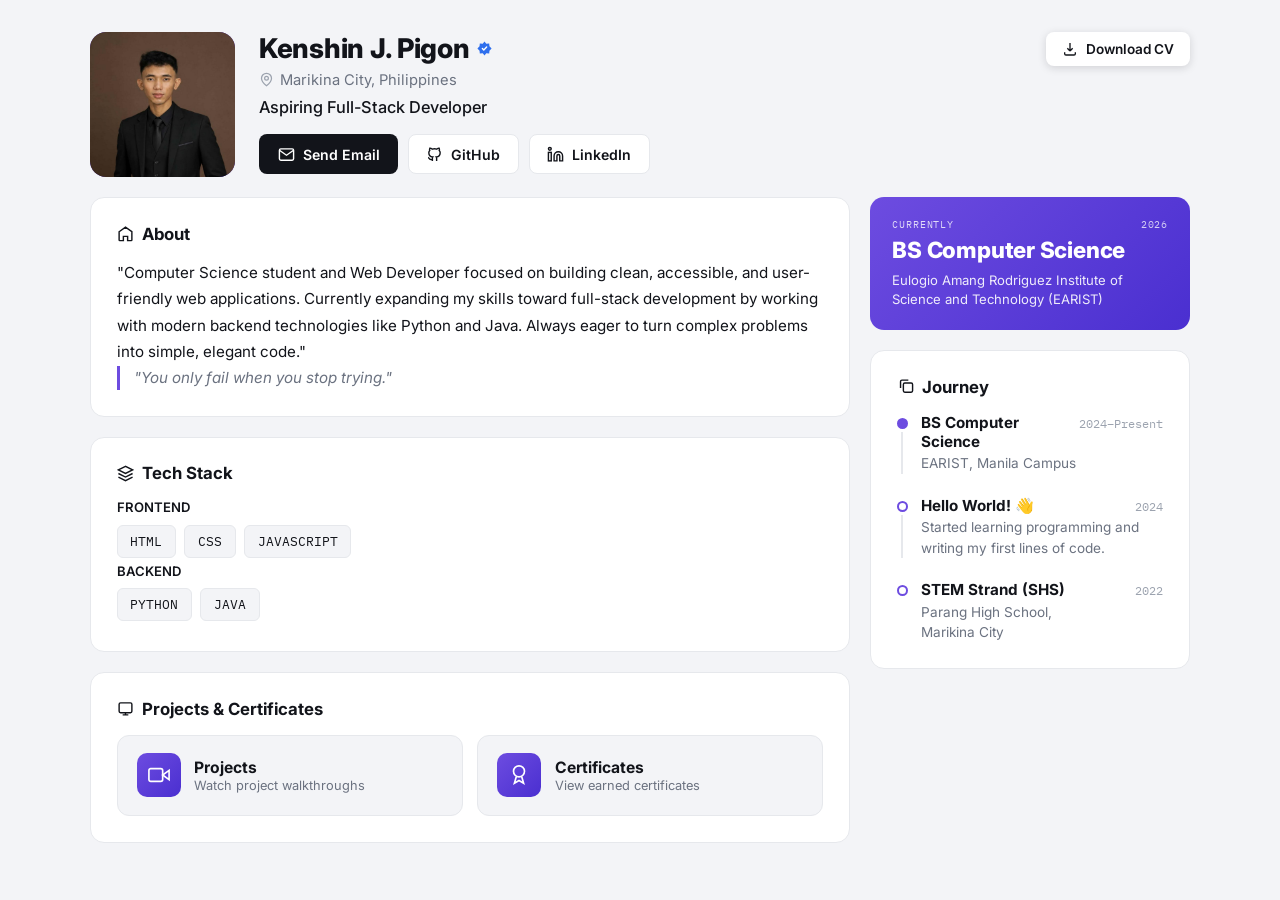
<file: index.html>
<!DOCTYPE html>
<html lang="en">
<head>
<meta charset="UTF-8" />
<meta name="viewport" content="width=device-width, initial-scale=1.0" />
<title>BlackDev</title>
<meta name="description" content="Portfolio of Kenshin J. Pigon, a frontend developer and Computer Science student based in Marikina City, Philippines, showcasing projects, certificates, and tech stack." />
<meta property="og:title" content="Kenshin J. Pigon — Front-end Developer" />
<meta property="og:description" content="Frontend developer and CS student based in Marikina City, Philippines. Explore my projects, certificates, and tech stack." />
<meta property="og:type" content="website" />
<link rel="icon" href="images/myself.jpg">
<link href="https://fonts.googleapis.com/css2?family=Inter:wght@400;500;600;700;800&family=IBM+Plex+Mono:wght@400;500&display=swap" rel="stylesheet" />
<link rel="stylesheet" href="style.css" />
</head>
<body>

<div class="page">

  <!-- TOP HEADER -->
  <header class="header" style="background: transparent; padding: 0;">
    <a href="cv/Kenshin-Pigon-CV.pdf" class="cv-download-btn" download>
      <svg width="16" height="16" viewBox="0 0 24 24" fill="none" stroke="#12141A" stroke-width="2" aria-hidden="true"><path d="M12 3v12m0 0 4-4m-4 4-4-4"/><path d="M4 17v2a2 2 0 0 0 2 2h12a2 2 0 0 0 2-2v-2"/></svg>
      Download CV
    </a>

    <div class="photo"><img src="images/myself.jpg" alt="Kenshin J. Pigon" style="width:100%;height:100%;object-fit:cover;border-radius:16px;" /></div>

    <div class="header-id">
      <h1 class="name">
        Kenshin J. Pigon
        <svg class="icon" viewBox="0 0 24 24" fill="#2F6FED" aria-hidden="true"><path d="M12 2 14.5 5.2 18.6 4.8 19 8.9 22 12l-3 3.1-.4 4.1-4.1-.4L12 22l-2.5-3.2-4.1.4-.4-4.1L2 12l3-3.1.4-4.1 4.1.4Z"/><path d="M9 12l2 2 4-4" stroke="#fff" stroke-width="2" fill="none" stroke-linecap="round" stroke-linejoin="round"/></svg>
      </h1>
      <div class="location">
        <svg class="icon" viewBox="0 0 24 24" fill="none" stroke="#9CA3AF" stroke-width="2" style="width:15px;height:15px" aria-hidden="true"><path d="M20 10c0 6-8 12-8 12s-8-6-8-12a8 8 0 0 1 16 0Z"/><circle cx="12" cy="10" r="3"/></svg>
        Marikina City, Philippines
      </div>
      <div class="role-line">Aspiring Full-Stack Developer<!--<span class="sep">|</span>--></div>

      <div class="btn-row">
        <a href="mailto:pigonkenshin@gmail.com" class="btn btn-primary">
          <svg class="icon" viewBox="0 0 24 24" fill="none" stroke="#fff" stroke-width="2" aria-hidden="true"><rect x="2" y="4" width="20" height="16" rx="2"/><path d="m2 6 10 7 10-7"/></svg>
          Send Email
        </a>
        <a href="https://github.com/BlackDev9" class="btn btn-outline" target="_blank">
          <svg class="icon" viewBox="0 0 24 24" fill="none" stroke="#12141A" stroke-width="2" aria-hidden="true"><path d="M9 19c-4.3 1.4-4.3-2.5-6-3m12 5v-3.5c0-1 .1-1.4-.5-2 2.8-.3 5.5-1.4 5.5-6a4.6 4.6 0 0 0-1.3-3.2 4.2 4.2 0 0 0-.1-3.2s-1.1-.3-3.5 1.3a12.3 12.3 0 0 0-6.2 0C6.5 2.8 5.4 3.1 5.4 3.1a4.2 4.2 0 0 0-.1 3.2A4.6 4.6 0 0 0 4 9.5c0 4.6 2.7 5.7 5.5 6-.6.6-.6 1.2-.5 2V21"/></svg>
          GitHub
        </a>
        <a href="https://www.linkedin.com/in/kenshin-pigon-834862398/" class="btn btn-outline" target="_blank">
          <svg class="icon" viewBox="0 0 24 24" fill="none" stroke="#12141A" stroke-width="2" aria-hidden="true"><path d="M16 8a6 6 0 0 1 6 6v7h-4v-7a2 2 0 0 0-4 0v7h-4v-7a6 6 0 0 1 6-6Z"/><rect x="2" y="9" width="4" height="12"/><circle cx="4" cy="4" r="2"/></svg>
          LinkedIn
        </a>
      </div>
    </div>
  </header>

  <!-- BODY -->
  <div class="body">

    <!-- MAIN (left, wide) -->
    <div class="main">

      <section class="card card-pad">
        <h2>
          <svg class="icon" viewBox="0 0 24 24" fill="none" stroke="#12141A" stroke-width="2" aria-hidden="true"><path d="M3 9.5 12 3l9 6.5V21a1 1 0 0 1-1 1h-5v-6H9v6H4a1 1 0 0 1-1-1Z"/></svg>
          About
        </h2>
        <p>"Computer Science student and Web Developer focused on building clean, accessible, and user-friendly web applications. Currently expanding my skills toward full-stack development by working with modern backend technologies like Python and Java. Always eager to turn complex problems into simple, elegant code."</p>
        <blockquote>"You only fail when you stop trying."</blockquote>
      </section>

      <section class="card card-pad">
        <h2>
          <svg class="icon" viewBox="0 0 24 24" fill="none" stroke="#12141A" stroke-width="2" aria-hidden="true"><path d="M12 2 2 7l10 5 10-5-10-5Z"/><path d="M2 17l10 5 10-5M2 12l10 5 10-5"/></svg>
          Tech Stack
        </h2>
        <div class="stack-group">
          <div class="stack-label">FRONTEND</div>
          <div class="pills">
            <span class="pill">HTML</span>
            <span class="pill">CSS</span>
            <span class="pill">JAVASCRIPT</span>
          </div>
          <div class="stack-label">BACKEND</div>
          <div class="pills">
            <span class="pill">PYTHON</span>
            <span class="pill">JAVA</span>
          </div>
        </div>
      </section>

      <section class="card card-pad">
        <h2>
          <svg class="icon" viewBox="0 0 24 24" fill="none" stroke="#12141A" stroke-width="2" aria-hidden="true"><rect x="3" y="4" width="18" height="14" rx="2"/><path d="M8 21h8M12 18v3"/></svg>
          Projects &amp; Certificates
        </h2>

        <div class="pc-btn-row">
          <button type="button" class="pc-cat-btn" data-category="projects">
            <div class="pc-cat-icon">
              <svg width="22" height="22" viewBox="0 0 24 24" fill="none" stroke="#fff" stroke-width="1.8" aria-hidden="true"><path d="M23 7l-7 5 7 5V7Z"/><rect x="1" y="5" width="15" height="14" rx="2"/></svg>
            </div>
            <div class="pc-cat-text">
              <div class="pc-cat-title">Projects</div>
              <div class="pc-cat-sub">Watch project walkthroughs</div>
            </div>
          </button>

          <button type="button" class="pc-cat-btn" data-category="certificates">
            <div class="pc-cat-icon">
              <svg width="22" height="22" viewBox="0 0 24 24" fill="none" stroke="#fff" stroke-width="1.8" aria-hidden="true"><circle cx="12" cy="8" r="6"/><path d="M9 14l-2 7 5-3 5 3-2-7"/></svg>
            </div>
            <div class="pc-cat-text">
              <div class="pc-cat-title">Certificates</div>
              <div class="pc-cat-sub">View earned certificates</div>
            </div>
          </button>
        </div>
      </section>

    </div>

    <!-- SIDE (right, narrow) -->
    <aside class="side">

      <div class="banner">
        <div class="top-row">
          <span class="eyebrow-b">Currently</span>
          <span class="tag-b">2026</span>
        </div>
        <div class="headline">BS Computer Science</div>
        <div class="sub">Eulogio Amang Rodriguez Institute of Science and Technology (EARIST)</div>
      </div>

      <section class="card card-pad">
  <h2>
    <svg class="icon" viewBox="0 0 24 24" fill="none" stroke="#12141A" stroke-width="2" aria-hidden="true">
      <path d="M20 7h-9a2 2 0 0 0-2 2v9a2 2 0 0 0 2 2h9a2 2 0 0 0 2-2V9a2 2 0 0 0-2-2Z"/>
      <path d="M16 3H7a2 2 0 0 0-2 2v9"/>
    </svg>
    Journey
  </h2>

  <!-- College -->
  <div class="exp-item current">
    <div class="exp-marker">
      <div class="exp-dot"></div>
      <div class="exp-line"></div>
    </div>

    <div class="exp-body">
      <div class="exp-top">
        <span class="exp-title">BS Computer Science</span>
        <span class="exp-year">2024–Present</span>
      </div>
      <div class="exp-sub">EARIST, Manila Campus</div>
    </div>
  </div>

  <!-- First coding experience -->
  <div class="exp-item">
    <div class="exp-marker">
      <div class="exp-dot"></div>
      <div class="exp-line"></div>
    </div>

    <div class="exp-body">
      <div class="exp-top">
        <span class="exp-title">Hello World! 👋</span>
        <span class="exp-year">2024</span>
      </div>
      <div class="exp-sub">Started learning programming and writing my first lines of code.</div>
    </div>
  </div>

  <!-- Senior High School -->
  <div class="exp-item">
    <div class="exp-marker">
      <div class="exp-dot"></div>
    </div>

    <div class="exp-body">
      <div class="exp-top">
        <span class="exp-title">STEM Strand (SHS)</span>
        <span class="exp-year">2022</span>
      </div>
      <div class="exp-sub">Parang High School,<br> Marikina City</div>
    </div>
  </div>

</section>

    </aside>

  </div>

</div>

<!-- MODAL -->
<div class="pc-modal-overlay" id="pcModalOverlay">
  <div class="pc-modal">
    <button type="button" class="pc-modal-close" id="pcModalClose" aria-label="Close">
      <svg width="16" height="16" viewBox="0 0 24 24" fill="none" stroke="#fff" stroke-width="2" aria-hidden="true"><path d="M18 6 6 18M6 6l12 12"/></svg>
    </button>

    <!-- LIST VIEW: grid of items in the chosen category -->
    <div id="pcListView">
      <div class="pc-modal-header">
        <div class="pc-modal-title" id="pcListTitle"></div>
      </div>
      <div class="pc-modal-body">
        <div class="pc-gallery-grid" id="pcGalleryGrid"></div>
      </div>
    </div>

    <!-- DETAIL VIEW: single project/certificate -->
    <div id="pcDetailView" style="display:none;">
      <div class="pc-modal-media" id="pcDetailMedia"></div>
      <div class="pc-modal-detail-body">
        <button type="button" class="pc-back-btn" id="pcBackBtn">
          <svg width="14" height="14" viewBox="0 0 24 24" fill="none" stroke="currentColor" stroke-width="2" aria-hidden="true"><path d="M15 18l-6-6 6-6"/></svg>
          Back
        </button>
        <div class="pc-detail-title" id="pcDetailTitle"></div>
        <div class="pc-detail-meta" id="pcDetailMeta"></div>
        <div class="pc-detail-desc" id="pcDetailDesc"></div>
      </div>
    </div>

  </div>
</div>

<script src="script.js"></script>

</body>
</html>
</file>
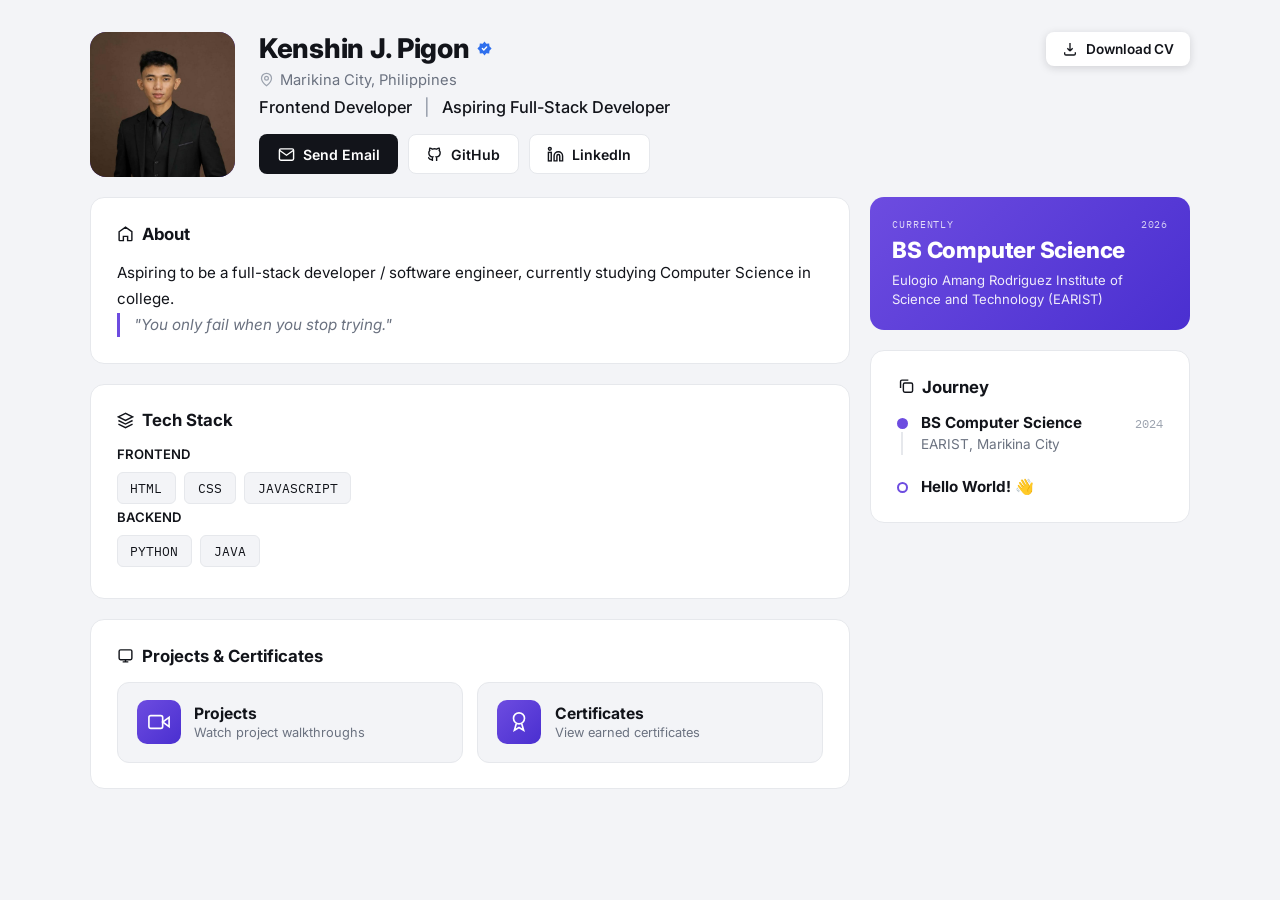
<file: Portfolio.html>
<!DOCTYPE html>
<html lang="en">
<head>
<meta charset="UTF-8" />
<meta name="viewport" content="width=device-width, initial-scale=1.0" />
<title>BlackDev</title>
<meta name="description" content="Portfolio of Kenshin J. Pigon, a frontend developer and Computer Science student based in Marikina City, Philippines, showcasing projects, certificates, and tech stack." />
<meta property="og:title" content="Kenshin J. Pigon — Front-end Developer" />
<meta property="og:description" content="Frontend developer and CS student based in Marikina City, Philippines. Explore my projects, certificates, and tech stack." />
<meta property="og:type" content="website" />
<link rel="icon" href="images/blackdev.png">
<link href="https://fonts.googleapis.com/css2?family=Inter:wght@400;500;600;700;800&family=IBM+Plex+Mono:wght@400;500&display=swap" rel="stylesheet" />
<link rel="stylesheet" href="Portfolio.css" />
</head>
<body>

<div class="page">

  <!-- TOP HEADER -->
  <header class="header" style="background: transparent; padding: 0;">
    <a href="cv/Kenshin-Pigon-CV.pdf" class="cv-download-btn" download>
      <svg width="16" height="16" viewBox="0 0 24 24" fill="none" stroke="#12141A" stroke-width="2" aria-hidden="true"><path d="M12 3v12m0 0 4-4m-4 4-4-4"/><path d="M4 17v2a2 2 0 0 0 2 2h12a2 2 0 0 0 2-2v-2"/></svg>
      Download CV
    </a>

    <div class="photo"><img src="images/myself.jpg" alt="Kenshin J. Pigon" style="width:100%;height:100%;object-fit:cover;border-radius:16px;" /></div>

    <div class="header-id">
      <h1 class="name">
        Kenshin J. Pigon
        <svg class="icon" viewBox="0 0 24 24" fill="#2F6FED" aria-hidden="true"><path d="M12 2 14.5 5.2 18.6 4.8 19 8.9 22 12l-3 3.1-.4 4.1-4.1-.4L12 22l-2.5-3.2-4.1.4-.4-4.1L2 12l3-3.1.4-4.1 4.1.4Z"/><path d="M9 12l2 2 4-4" stroke="#fff" stroke-width="2" fill="none" stroke-linecap="round" stroke-linejoin="round"/></svg>
      </h1>
      <div class="location">
        <svg class="icon" viewBox="0 0 24 24" fill="none" stroke="#9CA3AF" stroke-width="2" style="width:15px;height:15px" aria-hidden="true"><path d="M20 10c0 6-8 12-8 12s-8-6-8-12a8 8 0 0 1 16 0Z"/><circle cx="12" cy="10" r="3"/></svg>
        Marikina City, Philippines
      </div>
      <div class="role-line">Frontend Developer <span class="sep">|</span> Aspiring Full-Stack Developer</div>

      <div class="btn-row">
        <a href="mailto:pigonkenshin@gmail.com" class="btn btn-primary">
          <svg class="icon" viewBox="0 0 24 24" fill="none" stroke="#fff" stroke-width="2" aria-hidden="true"><rect x="2" y="4" width="20" height="16" rx="2"/><path d="m2 6 10 7 10-7"/></svg>
          Send Email
        </a>
        <a href="https://github.com/BlackDev9" class="btn btn-outline" target="_blank">
          <svg class="icon" viewBox="0 0 24 24" fill="none" stroke="#12141A" stroke-width="2" aria-hidden="true"><path d="M9 19c-4.3 1.4-4.3-2.5-6-3m12 5v-3.5c0-1 .1-1.4-.5-2 2.8-.3 5.5-1.4 5.5-6a4.6 4.6 0 0 0-1.3-3.2 4.2 4.2 0 0 0-.1-3.2s-1.1-.3-3.5 1.3a12.3 12.3 0 0 0-6.2 0C6.5 2.8 5.4 3.1 5.4 3.1a4.2 4.2 0 0 0-.1 3.2A4.6 4.6 0 0 0 4 9.5c0 4.6 2.7 5.7 5.5 6-.6.6-.6 1.2-.5 2V21"/></svg>
          GitHub
        </a>
        <a href="https://www.linkedin.com/in/kenshin-pigon-834862398/" class="btn btn-outline" target="_blank">
          <svg class="icon" viewBox="0 0 24 24" fill="none" stroke="#12141A" stroke-width="2" aria-hidden="true"><path d="M16 8a6 6 0 0 1 6 6v7h-4v-7a2 2 0 0 0-4 0v7h-4v-7a6 6 0 0 1 6-6Z"/><rect x="2" y="9" width="4" height="12"/><circle cx="4" cy="4" r="2"/></svg>
          LinkedIn
        </a>
      </div>
    </div>
  </header>

  <!-- BODY -->
  <div class="body">

    <!-- MAIN (left, wide) -->
    <div class="main">

      <section class="card card-pad">
        <h2>
          <svg class="icon" viewBox="0 0 24 24" fill="none" stroke="#12141A" stroke-width="2" aria-hidden="true"><path d="M3 9.5 12 3l9 6.5V21a1 1 0 0 1-1 1h-5v-6H9v6H4a1 1 0 0 1-1-1Z"/></svg>
          About
        </h2>
        <p>Aspiring to be a full-stack developer / software engineer, currently studying Computer Science in college.</p>
        <blockquote>"You only fail when you stop trying."</blockquote>
      </section>

      <section class="card card-pad">
        <h2>
          <svg class="icon" viewBox="0 0 24 24" fill="none" stroke="#12141A" stroke-width="2" aria-hidden="true"><path d="M12 2 2 7l10 5 10-5-10-5Z"/><path d="M2 17l10 5 10-5M2 12l10 5 10-5"/></svg>
          Tech Stack
        </h2>
        <div class="stack-group">
          <div class="stack-label">FRONTEND</div>
          <div class="pills">
            <span class="pill">HTML</span>
            <span class="pill">CSS</span>
            <span class="pill">JAVASCRIPT</span>
          </div>
          <div class="stack-label">BACKEND</div>
          <div class="pills">
            <span class="pill">PYTHON</span>
            <span class="pill">JAVA</span>
          </div>
        </div>
      </section>

      <section class="card card-pad">
        <h2>
          <svg class="icon" viewBox="0 0 24 24" fill="none" stroke="#12141A" stroke-width="2" aria-hidden="true"><rect x="3" y="4" width="18" height="14" rx="2"/><path d="M8 21h8M12 18v3"/></svg>
          Projects &amp; Certificates
        </h2>

        <div class="pc-btn-row">
          <button type="button" class="pc-cat-btn" data-category="projects">
            <div class="pc-cat-icon">
              <svg width="22" height="22" viewBox="0 0 24 24" fill="none" stroke="#fff" stroke-width="1.8" aria-hidden="true"><path d="M23 7l-7 5 7 5V7Z"/><rect x="1" y="5" width="15" height="14" rx="2"/></svg>
            </div>
            <div class="pc-cat-text">
              <div class="pc-cat-title">Projects</div>
              <div class="pc-cat-sub">Watch project walkthroughs</div>
            </div>
          </button>

          <button type="button" class="pc-cat-btn" data-category="certificates">
            <div class="pc-cat-icon">
              <svg width="22" height="22" viewBox="0 0 24 24" fill="none" stroke="#fff" stroke-width="1.8" aria-hidden="true"><circle cx="12" cy="8" r="6"/><path d="M9 14l-2 7 5-3 5 3-2-7"/></svg>
            </div>
            <div class="pc-cat-text">
              <div class="pc-cat-title">Certificates</div>
              <div class="pc-cat-sub">View earned certificates</div>
            </div>
          </button>
        </div>
      </section>

    </div>

    <!-- SIDE (right, narrow) -->
    <aside class="side">

      <div class="banner">
        <div class="top-row">
          <span class="eyebrow-b">Currently</span>
          <span class="tag-b">2026</span>
        </div>
        <div class="headline">BS Computer Science</div>
        <div class="sub">Eulogio Amang Rodriguez Institute of Science and Technology (EARIST)</div>
      </div>

      <section class="card card-pad">
        <h2>
          <svg class="icon" viewBox="0 0 24 24" fill="none" stroke="#12141A" stroke-width="2" aria-hidden="true"><path d="M20 7h-9a2 2 0 0 0-2 2v9a2 2 0 0 0 2 2h9a2 2 0 0 0 2-2V9a2 2 0 0 0-2-2Z"/><path d="M16 3H7a2 2 0 0 0-2 2v9"/></svg>
          Journey
        </h2>

        <div class="exp-item current">
          <div class="exp-marker">
            <div class="exp-dot"></div>
            <div class="exp-line"></div>
          </div>
          <div class="exp-body">
            <div class="exp-top">
              <span class="exp-title">BS Computer Science</span>
              <span class="exp-year">2024</span>
            </div>
            <div class="exp-sub">EARIST, Marikina City</div>
          </div>
        </div>

        <div class="exp-item">
          <div class="exp-marker">
            <div class="exp-dot"></div>
          </div>
          <div class="exp-body">
            <div class="exp-top">
              <span class="exp-title">Hello World! 👋</span>
            </div>
          </div>
        </div>

      </section>

    </aside>

  </div>

</div>

<!-- MODAL -->
<div class="pc-modal-overlay" id="pcModalOverlay">
  <div class="pc-modal">
    <button type="button" class="pc-modal-close" id="pcModalClose" aria-label="Close">
      <svg width="16" height="16" viewBox="0 0 24 24" fill="none" stroke="#fff" stroke-width="2" aria-hidden="true"><path d="M18 6 6 18M6 6l12 12"/></svg>
    </button>

    <!-- LIST VIEW: grid of items in the chosen category -->
    <div id="pcListView">
      <div class="pc-modal-header">
        <div class="pc-modal-title" id="pcListTitle"></div>
      </div>
      <div class="pc-modal-body">
        <div class="pc-gallery-grid" id="pcGalleryGrid"></div>
      </div>
    </div>

    <!-- DETAIL VIEW: single project/certificate -->
    <div id="pcDetailView" style="display:none;">
      <div class="pc-modal-media" id="pcDetailMedia"></div>
      <div class="pc-modal-detail-body">
        <button type="button" class="pc-back-btn" id="pcBackBtn">
          <svg width="14" height="14" viewBox="0 0 24 24" fill="none" stroke="currentColor" stroke-width="2" aria-hidden="true"><path d="M15 18l-6-6 6-6"/></svg>
          Back
        </button>
        <div class="pc-detail-title" id="pcDetailTitle"></div>
        <div class="pc-detail-meta" id="pcDetailMeta"></div>
        <div class="pc-detail-desc" id="pcDetailDesc"></div>
      </div>
    </div>

  </div>
</div>

<script src="Porfolio.js"></script>

</body>
</html>
</file>
<file: style.css>
:root {
  --bg: #F3F4F7;
  --card: #FFFFFF;
  --border: #E6E8EC;
  --text: #12141A;
  --text-muted: #6B7280;
  --text-soft: #9CA3AF;
  --blue: #2F6FED;
  --purple-1: #6D4CE0;
  --purple-2: #4A2FD0;
  --font: 'Inter', sans-serif;
  --font-mono: 'IBM Plex Mono', monospace;
}

* { box-sizing: border-box; }

body {
  margin: 0;
  background: var(--bg);
  font-family: var(--font);
  color: var(--text);
  padding: 2rem 1rem;
}

.page {
  width: 100%;
  max-width: 1100px;
  margin: 0 auto;
  display: flex;
  flex-direction: column;
  gap: 1.25rem;
}

.card {
  background: var(--card);
  border: 1px solid var(--border);
  border-radius: 14px;
}

/* ---------- HEADER ---------- */
.header {
  padding: 1.75rem;
  position: relative;
  display: flex;
  flex-direction: column;
  gap: 1.25rem;
}

@media (min-width: 760px) {
  .header { flex-direction: row; align-items: flex-start; gap: 1.5rem; }
}

.photo {
  width: 145px;
  height: 145px;
  border-radius: 16px;
  flex-shrink: 0;
  background: linear-gradient(135deg, var(--purple-1), var(--purple-2));
  display: flex;
  align-items: center;
  justify-content: center;
}

.photo span {
  font-family: var(--font);
  font-weight: 700;
  font-size: 1.7rem;
  color: #fff;
}

.header-id { flex: 1; min-width: 0; }

h1.name {
  font-weight: 800;
  font-size: 1.7rem;
  margin: 0 0 0.35rem 0;
  display: flex;
  align-items: center;
  gap: 0.4rem;
  letter-spacing: -0.01em;
}

.location {
  display: flex;
  align-items: center;
  gap: 0.35rem;
  color: var(--text-muted);
  font-size: 0.92rem;
  margin-bottom: 0.5rem;
}

.role-line {
  font-size: 1.02rem;
  font-weight: 500;
  color: var(--text);
  margin-bottom: 1.1rem;
}

.role-line .sep { color: var(--text-soft); margin: 0 0.5rem; }

.btn-row { display: flex; flex-wrap: wrap; gap: 0.6rem; }

.btn {
  display: inline-flex;
  align-items: center;
  justify-content: center;
  gap: 0.5rem;
  font-size: 0.88rem;
  padding: 0.65rem 1.1rem;
  border-radius: 8px;
  text-decoration: none;
  font-family: var(--font);
  font-weight: 600;
  white-space: nowrap;
  border: 1px solid transparent;
  transition: opacity 0.15s ease;
}

.btn:hover { opacity: 0.85; }

.btn-primary { background: var(--text); color: #fff; }
.btn-outline { border: 1px solid var(--border); color: var(--text); background: #fff; }

.status-pill {
  position: absolute;
  top: 1.5rem;
  right: 1.75rem;
  display: flex;
  align-items: center;
  gap: 0.4rem;
  font-family: var(--font-mono);
  font-size: 0.72rem;
  font-weight: 500;
  color: var(--text-muted);
  background: var(--bg);
  border: 1px solid var(--border);
  padding: 0.4rem 0.7rem;
  border-radius: 999px;
}

svg.icon { width: 17px; height: 17px; flex-shrink: 0; }

/* ---------- BODY GRID ---------- */
.body { display: flex; flex-direction: column-reverse; gap: 1.25rem; }

@media (min-width: 860px) {
  .body { flex-direction: row; align-items: flex-start; }
  .main { flex: 1; min-width: 0; }
  .side { width: 320px; flex-shrink: 0; }
}

.main, .side { display: flex; flex-direction: column; gap: 1.25rem; }

/* ---------- BANNER ---------- */
.banner {
  background: linear-gradient(135deg, var(--purple-1), var(--purple-2));
  border-radius: 14px;
  padding: 1.25rem 1.4rem;
  display: flex;
  flex-direction: column;
  gap: 0.15rem;
  color: #fff;
}

.banner .top-row {
  display: flex;
  justify-content: space-between;
  align-items: baseline;
  margin-bottom: 0.15rem;
}

.banner .eyebrow-b {
  font-family: var(--font-mono);
  text-transform: uppercase;
  letter-spacing: 0.08em;
  font-size: 0.65rem;
  opacity: 0.8;
}

.banner .tag-b {
  font-family: var(--font-mono);
  font-size: 0.62rem;
  opacity: 0.75;
  text-transform: uppercase;
  letter-spacing: 0.06em;
}

.banner .headline {
  font-weight: 800;
  font-size: 1.4rem;
  letter-spacing: -0.01em;
}

.banner .sub {
  font-size: 0.82rem;
  opacity: 0.9;
  line-height: 1.5;
  margin-top: 0.35rem;
}

/* ---------- CARD CONTENT ---------- */
.card-pad { padding: 1.6rem; }

.card h2 {
  display: flex;
  align-items: center;
  gap: 0.55rem;
  font-weight: 700;
  font-size: 1.05rem;
  margin: 0 0 1rem 0;
  color: var(--text);
}

.card h2 svg { color: var(--text); }

.card > p {
  font-size: 0.95rem;
  line-height: 1.75;
  margin: 0 0 0.9rem 0;
  color: var(--text);
}
.card > p:last-of-type { margin-bottom: 0; }

blockquote {
  font-style: italic;
  font-size: 0.95rem;
  line-height: 1.6;
  margin: 0;
  color: var(--text-muted);
  border-left: 3px solid var(--purple-1);
  padding-left: 0.9rem;
}

/* ---------- TECH STACK ---------- */
.stack-group { margin-bottom: 1.1rem; }
.stack-group:last-child { margin-bottom: 0; }

.stack-label {
  font-weight: 600;
  font-size: 0.82rem;
  color: var(--text);
  margin-bottom: 0.6rem;
}

.pills { display: flex; flex-wrap: wrap; gap: 0.5rem; }

.pill {
  font-family: var(--font-mono);
  font-size: 0.82rem;
  padding: 0.42rem 0.8rem;
  background: var(--bg);
  border: 1px solid var(--border);
  border-radius: 6px;
  color: var(--text);
  margin-bottom: 5px;
}

/* ---------- EXPERIENCE / JOURNEY LIST ---------- */
.exp-item {
  display: flex;
  gap: 0.85rem;
  position: relative;
  padding-bottom: 1.4rem;
}
.exp-item:last-child { padding-bottom: 0; }

.exp-marker {
  display: flex;
  flex-direction: column;
  align-items: center;
  padding-top: 0.3rem;
}

.exp-dot {
  width: 11px;
  height: 11px;
  border-radius: 50%;
  background: #fff;
  border: 2px solid var(--purple-1);
  flex-shrink: 0;
}

.exp-item.current .exp-dot { background: var(--purple-1); }

.exp-line {
  width: 2px;
  flex: 1;
  background: var(--border);
  margin-top: 3px;
}

.exp-body { flex: 1; min-width: 0; }

.exp-top {
  display: flex;
  justify-content: space-between;
  align-items: baseline;
  gap: 0.5rem;
}

.exp-title {
  font-weight: 700;
  font-size: 0.95rem;
  color: var(--text);
}

.exp-year {
  font-family: var(--font-mono);
  font-size: 0.78rem;
  color: var(--text-soft);
  white-space: nowrap;
}

.exp-sub {
  font-size: 0.85rem;
  color: var(--text-muted);
  margin-top: 0.15rem;
  line-height: 1.5;
}

/* ---------- PROJECTS & CERTIFICATES ---------- */
.pc-btn-row {
  display: flex;
  flex-wrap: wrap;
  gap: 0.9rem;
}

.pc-cat-btn {
  flex: 1;
  min-width: 200px;
  display: flex;
  align-items: center;
  gap: 0.85rem;
  padding: 1.1rem 1.2rem;
  border-radius: 12px;
  border: 1px solid var(--border);
  background: var(--bg);
  cursor: pointer;
  text-align: left;
  font-family: var(--font);
  transition: transform 0.15s ease, box-shadow 0.15s ease, border-color 0.15s ease;
}

.pc-cat-btn:hover {
  transform: translateY(-2px);
  box-shadow: 0 6px 16px rgba(18,20,26,0.08);
  border-color: var(--purple-1);
}

.pc-cat-icon {
  width: 44px;
  height: 44px;
  flex-shrink: 0;
  border-radius: 10px;
  background: linear-gradient(135deg, var(--purple-1), var(--purple-2));
  display: flex;
  align-items: center;
  justify-content: center;
}

.pc-cat-title {
  font-weight: 700;
  font-size: 0.98rem;
  color: var(--text);
}

.pc-cat-sub {
  font-size: 0.8rem;
  color: var(--text-muted);
  margin-top: 0.1rem;
}

/* ---------- PROJECTS/CERTS MODAL GALLERY ---------- */
.pc-gallery-grid {
  display: grid;
  grid-template-columns: repeat(2, 1fr);
  gap: 0.9rem;
}

@media (max-width: 480px) {
  .pc-gallery-grid { grid-template-columns: 1fr; }
}

.pc-gallery-empty {
  text-align: center;
  padding: 2.5rem 1rem;
  color: var(--text-muted);
  font-size: 0.9rem;
}

.pc-gallery-empty svg { margin-bottom: 0.75rem; color: var(--text-soft); }

.pc-gallery-item {
  border: 1px solid var(--border);
  border-radius: 12px;
  overflow: hidden;
  cursor: pointer;
  background: var(--card);
  text-align: left;
  padding: 0;
  font-family: var(--font);
  transition: transform 0.15s ease, box-shadow 0.15s ease;
}

.pc-gallery-item:hover {
  transform: translateY(-2px);
  box-shadow: 0 6px 16px rgba(18,20,26,0.08);
}

.pc-gallery-thumb {
  width: 100%;
  aspect-ratio: 16 / 10;
  background: linear-gradient(135deg, var(--purple-1), var(--purple-2));
  display: flex;
  align-items: center;
  justify-content: center;
  position: relative;
  overflow: hidden;
}

.pc-gallery-thumb img, .pc-gallery-thumb video {
  width: 100%;
  height: 100%;
  object-fit: cover;
}

.pc-gallery-thumb .pc-play {
  position: absolute;
  width: 38px;
  height: 38px;
  border-radius: 50%;
  background: rgba(255,255,255,0.9);
  display: flex;
  align-items: center;
  justify-content: center;
}

.pc-gallery-info { padding: 0.75rem 0.9rem; }

.pc-gallery-title {
  font-weight: 700;
  font-size: 0.88rem;
  color: var(--text);
  margin-bottom: 0.15rem;
}

.pc-gallery-meta {
  font-size: 0.76rem;
  color: var(--text-muted);
}

/* ---------- MODAL (list view) ---------- */
.pc-modal-overlay {
  position: fixed;
  inset: 0;
  background: rgba(18,20,26,0.6);
  display: none;
  align-items: center;
  justify-content: center;
  padding: 1.25rem;
  z-index: 1000;
}

.pc-modal-overlay.open {
  display: flex;
}

.pc-modal {
  background: var(--card);
  border-radius: 16px;
  max-width: 700px;
  width: 100%;
  max-height: 88vh;
  overflow-y: auto;
  position: relative;
}

.pc-modal-close {
  position: absolute;
  top: 0.9rem;
  right: 0.9rem;
  width: 34px;
  height: 34px;
  border-radius: 50%;
  background: rgba(18,20,26,0.55);
  border: none;
  color: #fff;
  display: flex;
  align-items: center;
  justify-content: center;
  cursor: pointer;
  z-index: 2;
}

.pc-modal-header {
  padding: 1.5rem 1.5rem 0 1.5rem;
}

.pc-modal-title {
  font-weight: 800;
  font-size: 1.15rem;
  margin-bottom: 1.2rem;
}

.pc-modal-body { padding: 0 1.5rem 1.5rem 1.5rem; }

/* ---------- MODAL (detail view) ---------- */
.pc-modal-media {
  width: 100%;
  aspect-ratio: 16 / 10;
  background: linear-gradient(135deg, var(--purple-1), var(--purple-2));
  display: flex;
  align-items: center;
  justify-content: center;
  border-radius: 16px 16px 0 0;
  overflow: hidden;
}

.pc-modal-media img, .pc-modal-media video {
  width: 100%;
  height: 100%;
  object-fit: contain;
  background: #000;
}

.pc-modal-detail-body { padding: 1.4rem 1.5rem; }

.pc-back-btn {
  display: inline-flex;
  align-items: center;
  gap: 0.35rem;
  background: none;
  border: none;
  color: var(--text-muted);
  font-family: var(--font);
  font-weight: 600;
  font-size: 0.85rem;
  cursor: pointer;
  padding: 0;
  margin-bottom: 0.9rem;
}

.pc-detail-title {
  font-weight: 800;
  font-size: 1.15rem;
  margin-bottom: 0.25rem;
}

.pc-detail-meta {
  font-family: var(--font-mono);
  font-size: 0.78rem;
  color: var(--text-soft);
  margin-bottom: 0.9rem;
}

.pc-detail-desc {
  font-size: 0.92rem;
  line-height: 1.7;
  color: var(--text);
}

.cv-download-btn {
  position: absolute;
  top: 0;
  right: 0;
  display: inline-flex;
  align-items: center;
  gap: 0.5rem;
  font-size: 0.85rem;
  padding: 0.55rem 1rem;
  border-radius: 8px;
  text-decoration: none;
  font-family: var(--font);
  font-weight: 600;
  white-space: nowrap;
  background: #fff;
  color: var(--text);
  box-shadow: 0 2px 8px rgba(18,20,26,0.15);
  transition: opacity 0.15s ease, box-shadow 0.15s ease;
}

.cv-download-btn svg {
  width: 16px;
  height: 16px;
  flex-shrink: 0;
  display: block;
}

.cv-download-btn:hover {
  opacity: 0.85;
  box-shadow: 0 4px 12px rgba(18,20,26,0.2);
}
</file>
<file: Portfolio.css>
:root {
  --bg: #F3F4F7;
  --card: #FFFFFF;
  --border: #E6E8EC;
  --text: #12141A;
  --text-muted: #6B7280;
  --text-soft: #9CA3AF;
  --blue: #2F6FED;
  --purple-1: #6D4CE0;
  --purple-2: #4A2FD0;
  --font: 'Inter', sans-serif;
  --font-mono: 'IBM Plex Mono', monospace;
}

* { box-sizing: border-box; }

body {
  margin: 0;
  background: var(--bg);
  font-family: var(--font);
  color: var(--text);
  padding: 2rem 1rem;
}

.page {
  width: 100%;
  max-width: 1100px;
  margin: 0 auto;
  display: flex;
  flex-direction: column;
  gap: 1.25rem;
}

.card {
  background: var(--card);
  border: 1px solid var(--border);
  border-radius: 14px;
}

/* ---------- HEADER ---------- */
.header {
  padding: 1.75rem;
  position: relative;
  display: flex;
  flex-direction: column;
  gap: 1.25rem;
}

@media (min-width: 760px) {
  .header { flex-direction: row; align-items: flex-start; gap: 1.5rem; }
}

.photo {
  width: 145px;
  height: 145px;
  border-radius: 16px;
  flex-shrink: 0;
  background: linear-gradient(135deg, var(--purple-1), var(--purple-2));
  display: flex;
  align-items: center;
  justify-content: center;
}

.photo span {
  font-family: var(--font);
  font-weight: 700;
  font-size: 1.7rem;
  color: #fff;
}

.header-id { flex: 1; min-width: 0; }

h1.name {
  font-weight: 800;
  font-size: 1.7rem;
  margin: 0 0 0.35rem 0;
  display: flex;
  align-items: center;
  gap: 0.4rem;
  letter-spacing: -0.01em;
}

.location {
  display: flex;
  align-items: center;
  gap: 0.35rem;
  color: var(--text-muted);
  font-size: 0.92rem;
  margin-bottom: 0.5rem;
}

.role-line {
  font-size: 1.02rem;
  font-weight: 500;
  color: var(--text);
  margin-bottom: 1.1rem;
}

.role-line .sep { color: var(--text-soft); margin: 0 0.5rem; }

.btn-row { display: flex; flex-wrap: wrap; gap: 0.6rem; }

.btn {
  display: inline-flex;
  align-items: center;
  justify-content: center;
  gap: 0.5rem;
  font-size: 0.88rem;
  padding: 0.65rem 1.1rem;
  border-radius: 8px;
  text-decoration: none;
  font-family: var(--font);
  font-weight: 600;
  white-space: nowrap;
  border: 1px solid transparent;
  transition: opacity 0.15s ease;
}

.btn:hover { opacity: 0.85; }

.btn-primary { background: var(--text); color: #fff; }
.btn-outline { border: 1px solid var(--border); color: var(--text); background: #fff; }

.status-pill {
  position: absolute;
  top: 1.5rem;
  right: 1.75rem;
  display: flex;
  align-items: center;
  gap: 0.4rem;
  font-family: var(--font-mono);
  font-size: 0.72rem;
  font-weight: 500;
  color: var(--text-muted);
  background: var(--bg);
  border: 1px solid var(--border);
  padding: 0.4rem 0.7rem;
  border-radius: 999px;
}

svg.icon { width: 17px; height: 17px; flex-shrink: 0; }

/* ---------- BODY GRID ---------- */
.body { display: flex; flex-direction: column-reverse; gap: 1.25rem; }

@media (min-width: 860px) {
  .body { flex-direction: row; align-items: flex-start; }
  .main { flex: 1; min-width: 0; }
  .side { width: 320px; flex-shrink: 0; }
}

.main, .side { display: flex; flex-direction: column; gap: 1.25rem; }

/* ---------- BANNER ---------- */
.banner {
  background: linear-gradient(135deg, var(--purple-1), var(--purple-2));
  border-radius: 14px;
  padding: 1.25rem 1.4rem;
  display: flex;
  flex-direction: column;
  gap: 0.15rem;
  color: #fff;
}

.banner .top-row {
  display: flex;
  justify-content: space-between;
  align-items: baseline;
  margin-bottom: 0.15rem;
}

.banner .eyebrow-b {
  font-family: var(--font-mono);
  text-transform: uppercase;
  letter-spacing: 0.08em;
  font-size: 0.65rem;
  opacity: 0.8;
}

.banner .tag-b {
  font-family: var(--font-mono);
  font-size: 0.62rem;
  opacity: 0.75;
  text-transform: uppercase;
  letter-spacing: 0.06em;
}

.banner .headline {
  font-weight: 800;
  font-size: 1.4rem;
  letter-spacing: -0.01em;
}

.banner .sub {
  font-size: 0.82rem;
  opacity: 0.9;
  line-height: 1.5;
  margin-top: 0.35rem;
}

/* ---------- CARD CONTENT ---------- */
.card-pad { padding: 1.6rem; }

.card h2 {
  display: flex;
  align-items: center;
  gap: 0.55rem;
  font-weight: 700;
  font-size: 1.05rem;
  margin: 0 0 1rem 0;
  color: var(--text);
}

.card h2 svg { color: var(--text); }

.card > p {
  font-size: 0.95rem;
  line-height: 1.75;
  margin: 0 0 0.9rem 0;
  color: var(--text);
}
.card > p:last-of-type { margin-bottom: 0; }

blockquote {
  font-style: italic;
  font-size: 0.95rem;
  line-height: 1.6;
  margin: 0;
  color: var(--text-muted);
  border-left: 3px solid var(--purple-1);
  padding-left: 0.9rem;
}

/* ---------- TECH STACK ---------- */
.stack-group { margin-bottom: 1.1rem; }
.stack-group:last-child { margin-bottom: 0; }

.stack-label {
  font-weight: 600;
  font-size: 0.82rem;
  color: var(--text);
  margin-bottom: 0.6rem;
}

.pills { display: flex; flex-wrap: wrap; gap: 0.5rem; }

.pill {
  font-family: var(--font-mono);
  font-size: 0.82rem;
  padding: 0.42rem 0.8rem;
  background: var(--bg);
  border: 1px solid var(--border);
  border-radius: 6px;
  color: var(--text);
  margin-bottom: 5px;
}

/* ---------- EXPERIENCE / JOURNEY LIST ---------- */
.exp-item {
  display: flex;
  gap: 0.85rem;
  position: relative;
  padding-bottom: 1.4rem;
}
.exp-item:last-child { padding-bottom: 0; }

.exp-marker {
  display: flex;
  flex-direction: column;
  align-items: center;
  padding-top: 0.3rem;
}

.exp-dot {
  width: 11px;
  height: 11px;
  border-radius: 50%;
  background: #fff;
  border: 2px solid var(--purple-1);
  flex-shrink: 0;
}

.exp-item.current .exp-dot { background: var(--purple-1); }

.exp-line {
  width: 2px;
  flex: 1;
  background: var(--border);
  margin-top: 3px;
}

.exp-body { flex: 1; min-width: 0; }

.exp-top {
  display: flex;
  justify-content: space-between;
  align-items: baseline;
  gap: 0.5rem;
}

.exp-title {
  font-weight: 700;
  font-size: 0.95rem;
  color: var(--text);
}

.exp-year {
  font-family: var(--font-mono);
  font-size: 0.78rem;
  color: var(--text-soft);
  white-space: nowrap;
}

.exp-sub {
  font-size: 0.85rem;
  color: var(--text-muted);
  margin-top: 0.15rem;
  line-height: 1.5;
}

/* ---------- PROJECTS & CERTIFICATES ---------- */
.pc-btn-row {
  display: flex;
  flex-wrap: wrap;
  gap: 0.9rem;
}

.pc-cat-btn {
  flex: 1;
  min-width: 200px;
  display: flex;
  align-items: center;
  gap: 0.85rem;
  padding: 1.1rem 1.2rem;
  border-radius: 12px;
  border: 1px solid var(--border);
  background: var(--bg);
  cursor: pointer;
  text-align: left;
  font-family: var(--font);
  transition: transform 0.15s ease, box-shadow 0.15s ease, border-color 0.15s ease;
}

.pc-cat-btn:hover {
  transform: translateY(-2px);
  box-shadow: 0 6px 16px rgba(18,20,26,0.08);
  border-color: var(--purple-1);
}

.pc-cat-icon {
  width: 44px;
  height: 44px;
  flex-shrink: 0;
  border-radius: 10px;
  background: linear-gradient(135deg, var(--purple-1), var(--purple-2));
  display: flex;
  align-items: center;
  justify-content: center;
}

.pc-cat-title {
  font-weight: 700;
  font-size: 0.98rem;
  color: var(--text);
}

.pc-cat-sub {
  font-size: 0.8rem;
  color: var(--text-muted);
  margin-top: 0.1rem;
}

/* ---------- PROJECTS/CERTS MODAL GALLERY ---------- */
.pc-gallery-grid {
  display: grid;
  grid-template-columns: repeat(2, 1fr);
  gap: 0.9rem;
}

@media (max-width: 480px) {
  .pc-gallery-grid { grid-template-columns: 1fr; }
}

.pc-gallery-empty {
  text-align: center;
  padding: 2.5rem 1rem;
  color: var(--text-muted);
  font-size: 0.9rem;
}

.pc-gallery-empty svg { margin-bottom: 0.75rem; color: var(--text-soft); }

.pc-gallery-item {
  border: 1px solid var(--border);
  border-radius: 12px;
  overflow: hidden;
  cursor: pointer;
  background: var(--card);
  text-align: left;
  padding: 0;
  font-family: var(--font);
  transition: transform 0.15s ease, box-shadow 0.15s ease;
}

.pc-gallery-item:hover {
  transform: translateY(-2px);
  box-shadow: 0 6px 16px rgba(18,20,26,0.08);
}

.pc-gallery-thumb {
  width: 100%;
  aspect-ratio: 16 / 10;
  background: linear-gradient(135deg, var(--purple-1), var(--purple-2));
  display: flex;
  align-items: center;
  justify-content: center;
  position: relative;
  overflow: hidden;
}

.pc-gallery-thumb img, .pc-gallery-thumb video {
  width: 100%;
  height: 100%;
  object-fit: cover;
}

.pc-gallery-thumb .pc-play {
  position: absolute;
  width: 38px;
  height: 38px;
  border-radius: 50%;
  background: rgba(255,255,255,0.9);
  display: flex;
  align-items: center;
  justify-content: center;
}

.pc-gallery-info { padding: 0.75rem 0.9rem; }

.pc-gallery-title {
  font-weight: 700;
  font-size: 0.88rem;
  color: var(--text);
  margin-bottom: 0.15rem;
}

.pc-gallery-meta {
  font-size: 0.76rem;
  color: var(--text-muted);
}

/* ---------- MODAL (list view) ---------- */
.pc-modal-overlay {
  position: fixed;
  inset: 0;
  background: rgba(18,20,26,0.6);
  display: none;
  align-items: center;
  justify-content: center;
  padding: 1.25rem;
  z-index: 1000;
}

.pc-modal-overlay.open {
  display: flex;
}

.pc-modal {
  background: var(--card);
  border-radius: 16px;
  max-width: 700px;
  width: 100%;
  max-height: 88vh;
  overflow-y: auto;
  position: relative;
}

.pc-modal-close {
  position: absolute;
  top: 0.9rem;
  right: 0.9rem;
  width: 34px;
  height: 34px;
  border-radius: 50%;
  background: rgba(18,20,26,0.55);
  border: none;
  color: #fff;
  display: flex;
  align-items: center;
  justify-content: center;
  cursor: pointer;
  z-index: 2;
}

.pc-modal-header {
  padding: 1.5rem 1.5rem 0 1.5rem;
}

.pc-modal-title {
  font-weight: 800;
  font-size: 1.15rem;
  margin-bottom: 1.2rem;
}

.pc-modal-body { padding: 0 1.5rem 1.5rem 1.5rem; }

/* ---------- MODAL (detail view) ---------- */
.pc-modal-media {
  width: 100%;
  aspect-ratio: 16 / 10;
  background: linear-gradient(135deg, var(--purple-1), var(--purple-2));
  display: flex;
  align-items: center;
  justify-content: center;
  border-radius: 16px 16px 0 0;
  overflow: hidden;
}

.pc-modal-media img, .pc-modal-media video {
  width: 100%;
  height: 100%;
  object-fit: contain;
  background: #000;
}

.pc-modal-detail-body { padding: 1.4rem 1.5rem; }

.pc-back-btn {
  display: inline-flex;
  align-items: center;
  gap: 0.35rem;
  background: none;
  border: none;
  color: var(--text-muted);
  font-family: var(--font);
  font-weight: 600;
  font-size: 0.85rem;
  cursor: pointer;
  padding: 0;
  margin-bottom: 0.9rem;
}

.pc-detail-title {
  font-weight: 800;
  font-size: 1.15rem;
  margin-bottom: 0.25rem;
}

.pc-detail-meta {
  font-family: var(--font-mono);
  font-size: 0.78rem;
  color: var(--text-soft);
  margin-bottom: 0.9rem;
}

.pc-detail-desc {
  font-size: 0.92rem;
  line-height: 1.7;
  color: var(--text);
}

.cv-download-btn {
  position: absolute;
  top: 0;
  right: 0;
  display: inline-flex;
  align-items: center;
  gap: 0.5rem;
  font-size: 0.85rem;
  padding: 0.55rem 1rem;
  border-radius: 8px;
  text-decoration: none;
  font-family: var(--font);
  font-weight: 600;
  white-space: nowrap;
  background: #fff;
  color: var(--text);
  box-shadow: 0 2px 8px rgba(18,20,26,0.15);
  transition: opacity 0.15s ease, box-shadow 0.15s ease;
}

.cv-download-btn svg {
  width: 16px;
  height: 16px;
  flex-shrink: 0;
  display: block;
}

.cv-download-btn:hover {
  opacity: 0.85;
  box-shadow: 0 4px 12px rgba(18,20,26,0.2);
}
</file>
